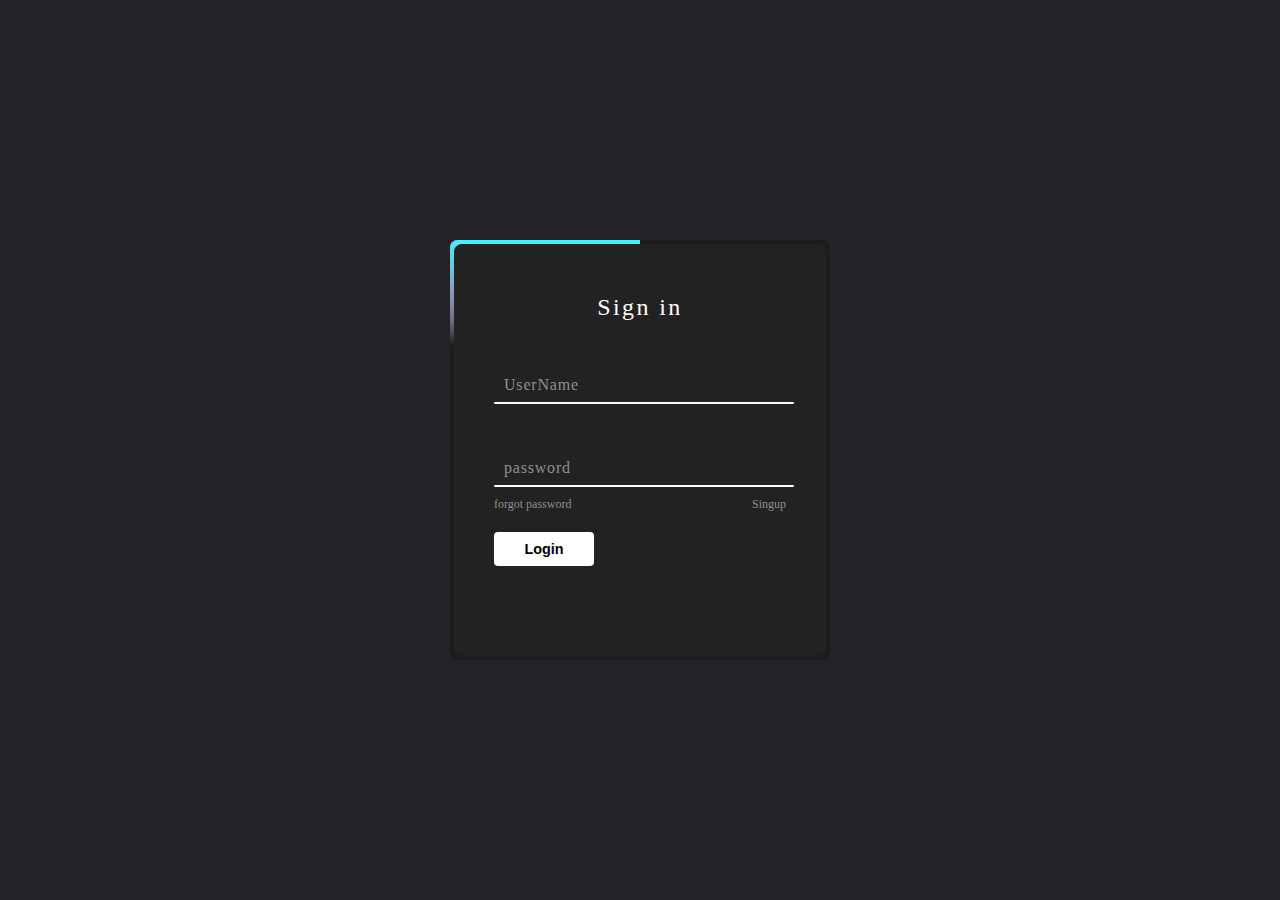
<file: Login screen.html>
<!DOCTYPE html>
<html lang="en">
  <head>
    <meta charset="UTF-8" />
    <meta http-equiv="X-UA-Compatible" content="IE=edge" />
    <meta name="viewport" content="width=device-width, initial-scale=1.0" />
    <title>Login Screen</title>
    <link rel="stylesheet" href="style.css" />
  </head>
  <body>
    <div class="box">
      <span class="borderline"></span>
      <form>
        <h2>Sign in</h2>
        <div class="inputbox">
          <input type="text" required="required" />
          <span>UserName</span>
          <i></i>
        </div>
        <div class="inputbox">
          <input type="password" required="required" />
          <span>password</span>
          <i></i>
        </div>
        <div class="links">
          <a href="#">forgot password</a>
          <a href="#">Singup</a>
        </div>
        <input type="submit" value="Login" formaction="contact us/info.html" />
      </form>
    </div>
  </body>
</html>
</file>
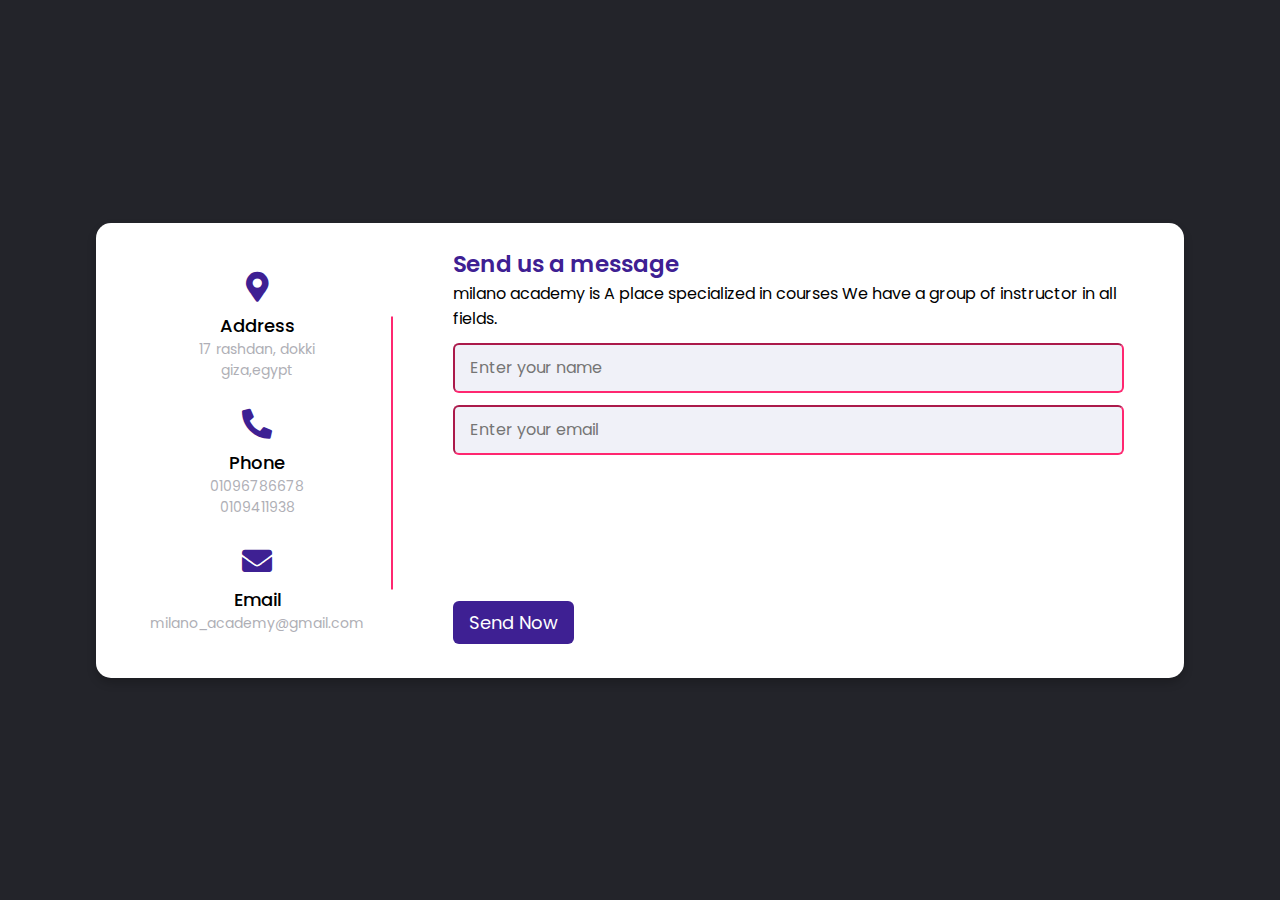
<file: contact us/info.html>
<!DOCTYPE html>

<html lang="en" dir="ltr">
  <head>
    <meta charset="UTF-8" />
    <title>Contact Us Form</title>
    <link rel="stylesheet" href="contacts.css" />
    <!-- Fontawesome CDN Link -->
    <link
      rel="stylesheet"
      href="https://cdnjs.cloudflare.com/ajax/libs/font-awesome/5.15.2/css/all.min.css"
    />
    <meta name="viewport" content="width=device-width, initial-scale=1.0" />
  </head>
  <body>
    <div class="container">
      <div class="content">
        <div class="left-side">
          <div class="address details">
            <i class="fas fa-map-marker-alt"></i>
            <div class="topic">Address</div>
            <div class="text-one">17 rashdan, dokki</div>
            <div class="text-two">giza,egypt</div>
          </div>
          <div class="phone details">
            <i class="fas fa-phone-alt"></i>
            <div class="topic">Phone</div>
            <div class="text-one">01096786678</div>
            <div class="text-two">0109411938</div>
          </div>
          <div class="email details">
            <i class="fas fa-envelope"></i>
            <div class="topic">Email</div>
            <div class="text-one">milano_academy@gmail.com</div>
          </div>
        </div>
        <div class="right-side">
          <div class="topic-text">Send us a message</div>
          <p>
            milano academy is A place specialized in courses We have a group of
            instructor in all fields.
          </p>
          <form action="#">
            <div class="input-box">
              <input type="text" placeholder="Enter your name" required />
            </div>
            <div class="input-box">
              <input type="text" placeholder="Enter your email" required />
            </div>
            <div class="input-box message-box"></div>
            <div class="button">
              <input type="button" value="Send Now" id="click" />
            </div>
          
        </div>
      </div>
    </div>
    <script>
      const click = document.getElementById("click");
      click.addEventListener("click", () => {
        alert("Our representative we contact you ASAP");
        document.click;
      });
    </script>
  </body>
</html>
</file>
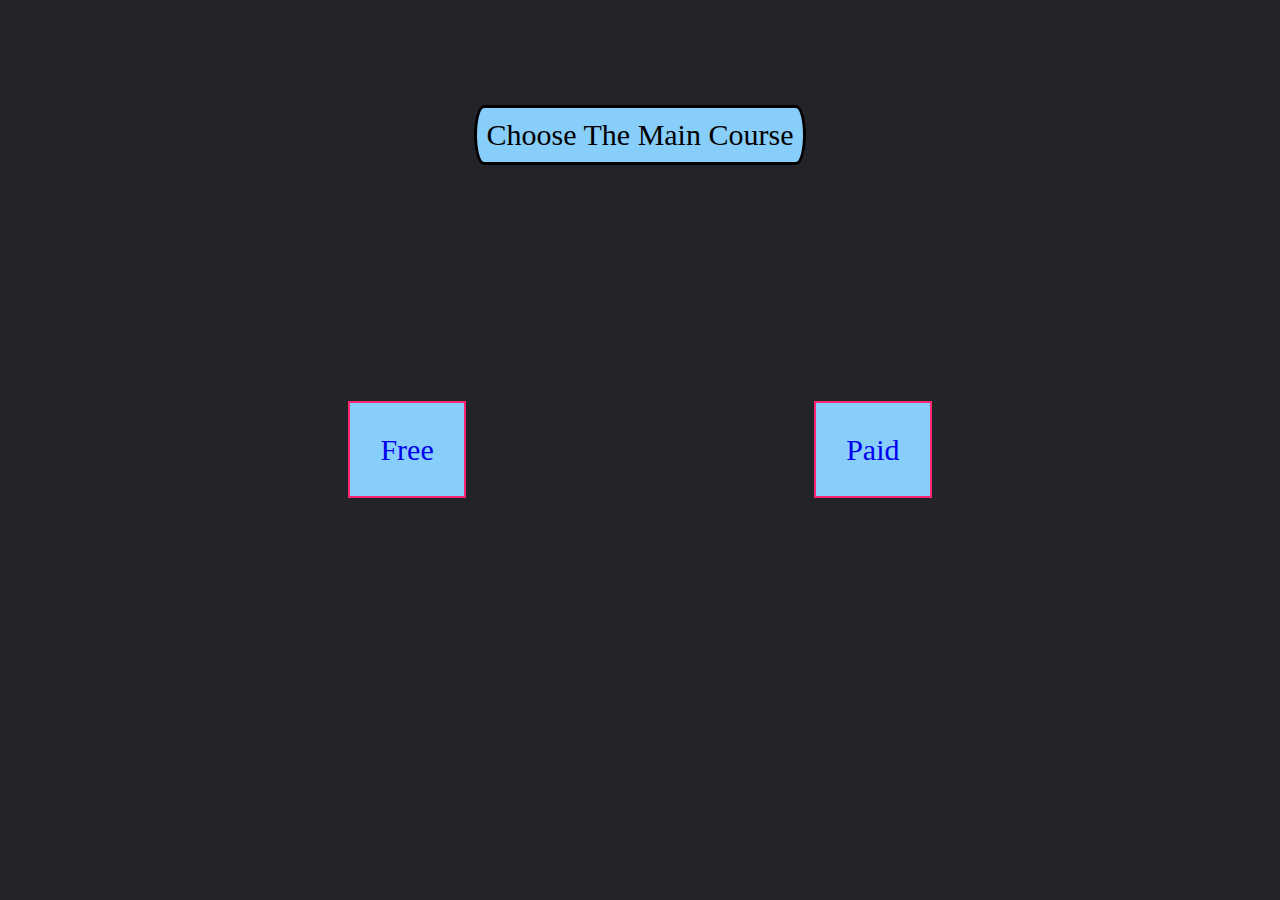
<file: contact us/TEST.html>
<html>
  <head>
    <link rel="stylesheet" href="style2.css" ; />
  </head>
  <body>
    <div class="chose">
      <p>choose the main course</p>
    </div>
    <div class="courses">
      <div class="web">
        <a href="#">Free</a>
      </div>
      <div class="desk">
        <a href="#">Paid</a>
      </div>
    </div>
  </body>
</html>
</file>
<file: style.css>
* {
  padding: 0%;
  margin: 0%;
  box-sizing: border-box;
}
body {
  display: flex;
  justify-content: center;
  align-items: center;
  min-height: 100vh;
  background-color: #23242a;
}
.box {
  position: relative;
  width: 380px;
  height: 420px;
  background: #1c1c1c;
  border-radius: 8px;
  overflow: hidden;
}
.box::before {
  content: "";
  position: absolute;
  top: -50%;
  left: -50%;
  width: 380px;
  height: 420px;
  background: linear-gradient(
    0deg,
    transparent,
    transparent,
    #45f3ff,
    #45f3ff,
    #45f3ff
  );
  z-index: 1;
  transform-origin: bottom right;
  animation: animate 6s linear infinite;
}
.box::after {
  content: "";
  position: absolute;
  top: -50%;
  left: -50%;
  width: 380px;
  height: 420px;
  background: linear-gradient(
    0deg,
    transparent,
    transparent,
    #45f3ff,
    #45f3ff,
    #45f3ff
  );
  z-index: 1;
  transform-origin: bottom right;
  animation: animate 6s linear infinite;
  animation-delay: -3s;
}
.borderline {
  position: absolute;
  top: 0;
  inset: 0;
}
.borderline::before {
  content: "";
  position: absolute;
  top: -50%;
  left: -50%;
  width: 380px;
  height: 420px;
  background: linear-gradient(
    0deg,
    transparent,
    transparent,
    #ff2770,
    #ff2770,
    #ff2770
  );
  z-index: 1;
  transform-origin: bottom right;
  animation: animate 6s linear infinite;
  animation-delay: -1.5s;
}
.borderline::after {
  content: "";
  position: absolute;
  top: -50%;
  left: -50%;
  width: 380px;
  height: 420px;
  background: linear-gradient(
    0deg,
    transparent,
    transparent,
    #ff2770,
    #ff2770,
    #ff2770
  );
  z-index: 1;
  transform-origin: bottom right;
  animation: animate 6s linear infinite;
  animation-delay: -4.5s;
}
@keyframes animate {
  0% {
    transform: rotate(0deg);
  }
  100% {
    transform: rotate(360deg);
  }
}

.box form {
  position: absolute;
  inset: 4px;
  background: #222;
  padding: 50px 40px;
  border-radius: 8px;
  z-index: 2;
  display: flex;
  flex-direction: column;
}
.box form h2 {
  color: #fff;
  font-weight: 500;
  text-align: center;
  letter-spacing: 0.1em;
}
.box form .inputbox {
  position: relative;
  width: 300px;
  margin-top: 35px;
}
.box form .inputbox input {
  position: relative;
  width: 100%;
  padding: 20px 10px 10px;
  background: transparent;
  outline: none;
  border: none;
  box-shadow: none;
  color: #23242a;
  font-size: 1em;
  letter-spacing: 0.05em;
  transition: 0.5s;
  z-index: 10;
}
.box form .inputbox span {
  position: absolute;
  left: 0;
  padding: 20px 10px 10px;
  pointer-events: none;
  color: #8f8f8f;
  font-size: 1em;
  letter-spacing: 0.05em;
  transition: 0.5s;
}
.box form .inputbox input:valid ~ span,
.box form .inputbox input:focus ~ span {
  color: #fff;
  font-size: 0.75em;
  transform: translateY(-34px);
}
.box form .inputbox i {
  position: absolute;
  left: 0;
  bottom: 0;
  width: 100%;
  height: 2px;
  background: #fff;
  border-radius: 4px;
  overflow: hidden;
  transition: 0.5s;
  pointer-events: none;
}
.box form .inputbox input:valid ~ i,
.box form .inputbox input:focus ~ i {
  height: 45px;
}
.box form .links {
  display: flex;
  justify-content: space-between;
}
.box form .links a {
  margin: 10px 0;
  font-size: 0.75em;
  color: #8f8f8f;
  text-decoration: none;
}
.box form .links a:hover {
  color: #fff;
  font-size: 13px;
}
.box form input[type="submit"] {
  border: none;
  outline: none;
  padding: 9px 25px;
  background: #fff;
  cursor: pointer;
  font-size: 0.9em;
  border-radius: 4px;
  font-weight: 600;
  width: 100px;
  margin-top: 10px;
}
.box form input[type="submit"]:active {
  opacity: 0.8;
}
</file>
<file: contact us/contacts.css>
/* Google Font CDN Link */
@import url("https://fonts.googleapis.com/css2?family=Poppins:wght@200;300;400;500;600;700&display=swap");
* {
  margin: 0;
  padding: 0;
  box-sizing: border-box;
  font-family: "Poppins", sans-serif;
}
body {
  min-height: 100vh;
  width: 100%;
  background-color: #23242a;
  display: flex;
  align-items: center;
  justify-content: center;
}
.container {
  width: 85%;
  background: #fff;
  border-radius: 15px;
  padding: 20px 60px 30px 40px;
  box-shadow: 0 5px 10px rgba(0, 0, 0, 0.2);
}
.container .content {
  display: flex;
  align-items: center;
  justify-content: space-between;
}
.container .content .left-side {
  width: 25%;
  height: 100%;
  display: flex;
  flex-direction: column;
  align-items: center;
  justify-content: center;
  margin-top: 15px;
  position: relative;
}
.content .left-side::before {
  content: "";
  position: absolute;
  height: 70%;
  width: 2px;
  right: -15px;
  top: 50%;
  transform: translateY(-50%);
  background: #ff2770;
}
.content .left-side .details {
  margin: 14px;
  text-align: center;
}
.content .left-side .details i {
  font-size: 30px;
  color: #3e2093;
  margin-bottom: 10px;
}
.content .left-side .details .topic {
  font-size: 18px;
  font-weight: 500;
}
.content .left-side .details .text-one,
.content .left-side .details .text-two {
  font-size: 14px;
  color: #afafb6;
}
.container .content .right-side {
  width: 75%;
  margin-left: 75px;
}
.content .right-side .topic-text {
  font-size: 23px;
  font-weight: 600;
  color: #3e2093;
}
.right-side .input-box {
  height: 50px;
  width: 100%;
  margin: 12px 0;
}
.right-side .input-box input,
.right-side .input-box textarea {
  height: 100%;
  width: 100%;
  border-color: #ff2770;
  outline: none;
  font-size: 16px;
  background: #f0f1f8;
  border-radius: 6px;
  padding: 0 15px;
  resize: none;
}
.right-side .message-box {
  min-height: 110px;
}
.right-side .input-box textarea {
  padding-top: 6px;
}
.right-side .button {
  display: inline-block;
  margin-top: 12px;
}
.right-side .button input[type="button"] {
  color: #fff;
  font-size: 18px;
  outline: none;
  border: none;
  padding: 8px 16px;
  border-radius: 6px;
  background: #3e2093;
  cursor: pointer;
  transition: all 0.3s ease;
}
.button input[type="button"]:hover {
  background: #ff2770;
}

@media (max-width: 950px) {
  .container {
    width: 90%;
    padding: 30px 40px 40px 35px;
  }
  .container .content .right-side {
    width: 75%;
    margin-left: 55px;
  }
}
@media (max-width: 820px) {
  .container {
    margin: 40px 0;
    height: 100%;
  }
  .container .content {
    flex-direction: column-reverse;
  }
  .container .content .left-side {
    width: 100%;
    flex-direction: row;
    margin-top: 40px;
    justify-content: center;
    flex-wrap: wrap;
  }
  .container .content .left-side::before {
    display: none;
  }
  .container .content .right-side {
    width: 100%;
    margin-left: 0;
  }
}
</file>
<file: contact us/style2.css>
* {
  padding: 0;
  margin: 0%;
  box-sizing: border-box;
}
body {
  background-color: #23242a;
}
.courses {
  display: flex;
  justify-content: space-evenly;
  align-items: center;
  min-height: 40vh;
}
.courses a {
  padding: 30px;
  border: 2px solid;
  border-color: #ff2770;
  background: none;
  font-size: 30px;
  background-color: lightskyblue;
  text-decoration: none;
}
.chose {
  display: flex;
  justify-content: center;
  align-items: center;
  min-height: 30vh;
  font-size: 30px;
  color: #ff2770;
  text-transform: capitalize;
}
.chose p {
  border: 3px solid;
  color: black;
  background-color: #ff2770;
  padding: 10px;
  background-color: lightskyblue;
  animation-duration: 8s;
  animation-iteration-count: infinite;
  animation-name: move;
  border-radius: 10px / 30px;
}
@keyframes move {
  0% {
    border-color: #ff2770;
    text-align: center;
    font-size: 15px;
  }
  25% {
    border-color: lightskyblue;
    text-align: center;
    font-size: 25px;
  }
  50% {
    border-color: #ff2770;
    text-align: center;
  }
  75% {
    border-color: lightskyblue;
    transform: rotateX(350deg);
  }
  90% {
    border-color: #ff2770;
    text-align: center;
  }
  100% {
    border-color: lightskyblue;
  }
}
</file>
